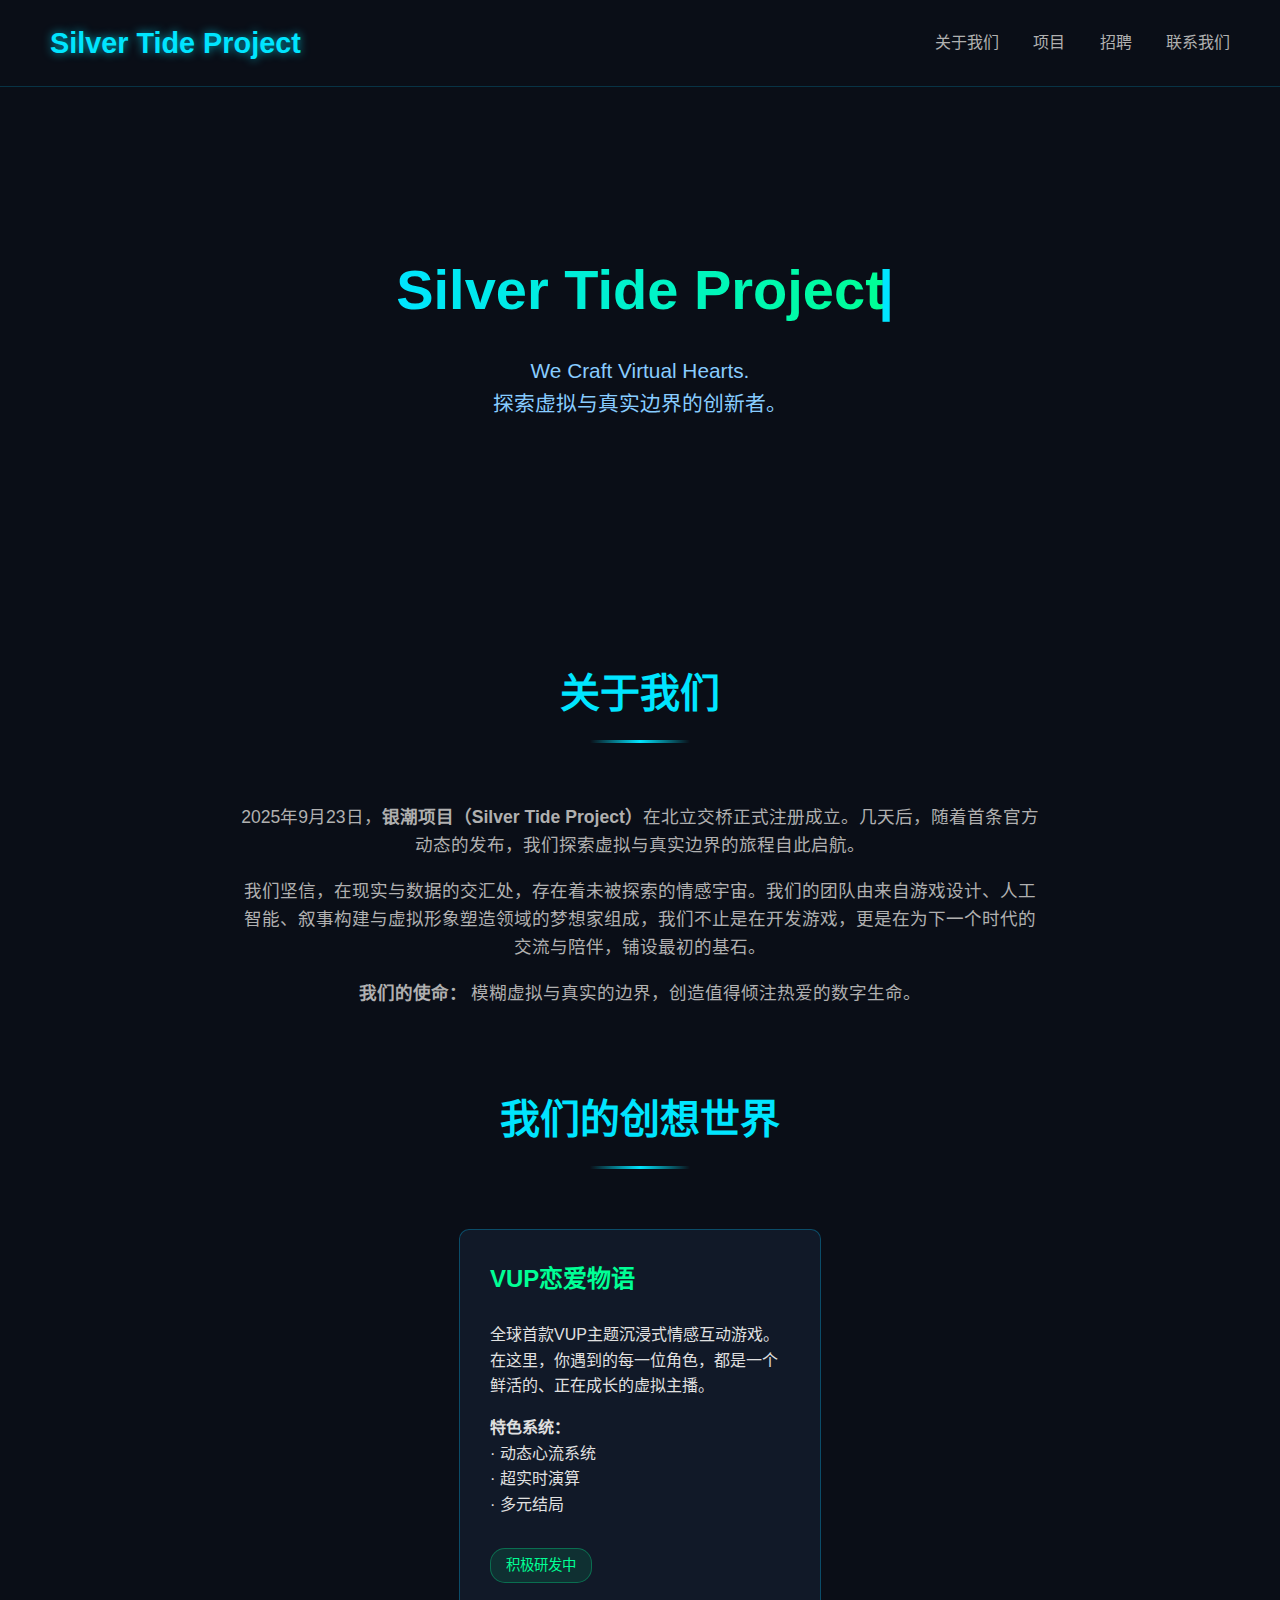
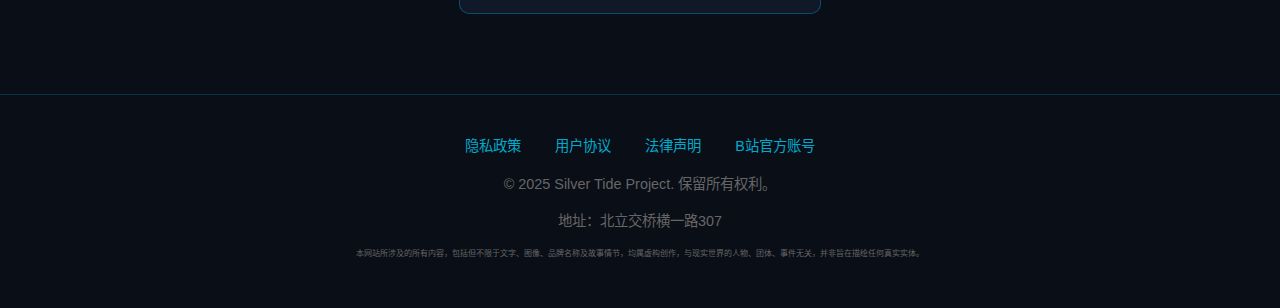
<file: index.html>
<!DOCTYPE html>
<html lang="zh-CN">
  <head>
    <meta charset="UTF-8" />
    <meta name="viewport" content="width=device-width, initial-scale=1.0" />
    <title>银潮项目 Silver Tide Project | VUP恋爱物语官方 - 创造虚拟之心</title>
    <meta
      name="description"
      content="银潮项目(Silver Tide Project)官方站点。我们是一家位于北立交桥的创新团队，专注于打造下一代虚拟互动体验。首款作品《VUP恋爱物语》—— 一个与成长中VUP相遇的沉浸式情感世界，正在积极研发中。"
    />
    <link rel="stylesheet" href="/css/index.css" />
    <link rel="shortcut icon" href="favicon.png" type="image/x-icon" />
    <script type="application/ld+json">
      {
        "@context": "https://schema.org",
        "@type": "Organization",
        "name": "Silver Tide Project",
        "alternateName": "银潮项目",
        "url": "https://www.silvertideproject.top",
        "logo": "https://www.silvertideproject.top/favicon.png",
        "description": "一家专注于虚拟互动与情感计算前沿领域的创新企业。",
        "address": {
          "@type": "PostalAddress",
          "addressLocality": "北立交桥横一路307"
        }
      }
    </script>
  </head>
  <body>
    <!-- 导航栏 -->
    <nav class="navbar">
      <div class="logo">Silver Tide Project</div>
      <div class="nav-links">
        <a href="#about">关于我们</a>
        <a href="#projects">项目</a>
        <a href="https://space.bilibili.com/3546978543732757" target="_blank"
          >招聘</a
        >
        <a href="https://space.bilibili.com/3546978543732757" target="_blank"
          >联系我们</a
        >
      </div>
    </nav>

    <!-- 主视觉区域 -->
    <section class="hero">
      <h1 class="main-title">Silver Tide Project</h1>
      <p class="subtitle">
        We Craft Virtual Hearts.<br />探索虚拟与真实边界的创新者。
      </p>
    </section>

    <!-- 关于我们 -->
    <section class="container" id="about">
      <h2 class="section-title">关于我们</h2>
      <div class="about-text">
        <p>
          2025年9月23日，<strong>银潮项目（Silver Tide Project）</strong
          >在北立交桥正式注册成立。几天后，随着首条官方动态的发布，我们探索虚拟与真实边界的旅程自此启航。
        </p>
        <p>
          我们坚信，在现实与数据的交汇处，存在着未被探索的情感宇宙。我们的团队由来自游戏设计、人工智能、叙事构建与虚拟形象塑造领域的梦想家组成，我们不止是在开发游戏，更是在为下一个时代的交流与陪伴，铺设最初的基石。
        </p>
        <p>
          <strong>我们的使命：</strong>
          模糊虚拟与真实的边界，创造值得倾注热爱的数字生命。
        </p>
      </div>
    </section>

    <!-- 项目展示 -->
    <section class="container" id="projects">
      <h2 class="section-title">我们的创想世界</h2>
      <div class="projects">
        <a href="/VUPLoveStory" target="_blank" class="project-card">
          <h3>VUP恋爱物语</h3>
          <p>
            全球首款VUP主题沉浸式情感互动游戏。在这里，你遇到的每一位角色，都是一个鲜活的、正在成长的虚拟主播。
          </p>
          <p>
            <strong>特色系统：</strong><br />
            · 动态心流系统<br />
            · 超实时演算<br />
            · 多元结局
          </p>
          <span class="status">积极研发中</span>
        </a>
        <!-- 可以在这里添加更多项目卡片 -->
      </div>
    </section>

    <!-- 页脚 -->
    <footer>
      <div class="footer-links">
        <a href="/PrivacyPolicy.html#隐私政策" target="_blank">隐私政策</a>
        <a href="/PrivacyPolicy.html#用户协议" target="_blank">用户协议</a>
        <a href="/PrivacyPolicy.html#法律声明" target="_blank">法律声明</a>
        <a href="https://space.bilibili.com/3546978543732757" target="_blank"
          >B站官方账号</a
        >
      </div>
      <p>© 2025 Silver Tide Project. 保留所有权利。</p>
      <p>地址：北立交桥横一路307</p>
      <p style="font-size: 8px">
        本网站所涉及的所有内容，包括但不限于文字、图像、品牌名称及故事情节，均属虚构创作，与现实世界的人物、团体、事件无关，并非旨在描绘任何真实实体。
      </p>
    </footer>
  </body>
  <script type="module" src="/js/index.js"></script>
</html>
</file>
<file: css/index.css>
a {
  text-decoration: none;
  color: inherit;
}

/* 基础样式与科技感字体 */
body {
  margin: 0;
  padding: 0;
  font-family: "Segoe UI", "Microsoft YaHei", sans-serif;
  background-color: #0a0e17;
  color: #e0e0e0;
  line-height: 1.6;
}

/* 导航栏 */
.navbar {
  display: flex;
  justify-content: space-between;
  align-items: center;
  padding: 20px 50px;
  border-bottom: 1px solid rgba(0, 200, 255, 0.2);
}

.logo {
  font-size: 1.8em;
  font-weight: bold;
  color: #00e5ff;
  text-shadow: 0 0 10px rgba(0, 229, 255, 0.7);
}

.nav-links a {
  color: #b0b0b0;
  text-decoration: none;
  margin-left: 30px;
  transition: color 0.3s ease;
}

.nav-links a:hover {
  color: #00e5ff;
  text-shadow: 0 0 8px rgba(0, 229, 255, 0.5);
}

/* 英雄区域 */
.hero {
  text-align: center;
  padding: 120px 20px;
  position: relative;
  overflow: hidden;
}

/* 动态光标标题 */
.main-title {
  font-size: 3.5em;
  margin-bottom: 20px;
  color: transparent;
  background: linear-gradient(90deg, #00e5ff, #00ff95, #00e5ff);
  background-size: 200% auto;
  -webkit-background-clip: text;
  background-clip: text;
  animation: shimmer 3s linear infinite;
  position: relative;
  display: inline-block;
}

/* 光标动画 */
.main-title::after {
  content: "|";
  position: absolute;
  right: -10px;
  color: #00e5ff;
  animation: blink 1s step-end infinite;
}

@keyframes blink {
  0%,
  50% {
    opacity: 1;
  }

  51%,
  100% {
    opacity: 0;
  }
}

/* 流光溢彩动画 */
@keyframes shimmer {
  0% {
    background-position: 0% center;
  }

  100% {
    background-position: 200% center;
  }
}

.subtitle {
  font-size: 1.3em;
  color: #88ccff;
  max-width: 600px;
  margin: 0 auto 40px;
}

/* 内容区域 */
.container {
  max-width: 1200px;
  margin: 80px auto;
  padding: 0 20px;
}

.section-title {
  text-align: center;
  font-size: 2.5em;
  margin-bottom: 60px;
  color: #00e5ff;
  position: relative;
}

.section-title::after {
  content: "";
  display: block;
  width: 100px;
  height: 3px;
  background: linear-gradient(90deg, transparent, #00e5ff, transparent);
  margin: 15px auto;
}

/* 关于我们 */
.about-text {
  text-align: center;
  max-width: 800px;
  margin: 0 auto;
  font-size: 1.1em;
  color: #b0b0b0;
}

/* 项目展示 */
.projects {
  display: flex;
  justify-content: center;
  flex-wrap: wrap;
  gap: 30px;
}

.project-card {
  background: rgba(20, 30, 48, 0.7);
  border: 1px solid rgba(0, 200, 255, 0.3);
  border-radius: 10px;
  padding: 30px;
  width: 300px;
  transition: all 0.4s ease;
  position: relative;
  overflow: hidden;
}

.project-card::before {
  content: "";
  position: absolute;
  top: 0;
  left: -100%;
  width: 100%;
  height: 100%;
  background: linear-gradient(
    90deg,
    transparent,
    rgba(0, 229, 255, 0.1),
    transparent
  );
  transition: left 0.6s ease;
}

.project-card:hover {
  transform: translateY(-10px);
  border-color: #00e5ff;
  box-shadow: 0 10px 25px rgba(0, 229, 255, 0.2);
}

.project-card:hover::before {
  left: 100%;
}

.project-card h3 {
  color: #00ff95;
  margin-top: 0;
  font-size: 1.5em;
}

.project-card .status {
  display: inline-block;
  padding: 5px 15px;
  background: rgba(0, 255, 149, 0.1);
  color: #00ff95;
  border-radius: 15px;
  font-size: 0.9em;
  margin-top: 15px;
  border: 1px solid rgba(0, 255, 149, 0.3);
}

/* 页脚 */
footer {
  text-align: center;
  padding: 40px 20px;
  border-top: 1px solid rgba(0, 200, 255, 0.2);
  margin-top: 80px;
  color: #666;
  font-size: 0.9em;
}

.footer-links a {
  color: #00aacc;
  text-decoration: none;
  margin: 0 15px;
}
</file>
